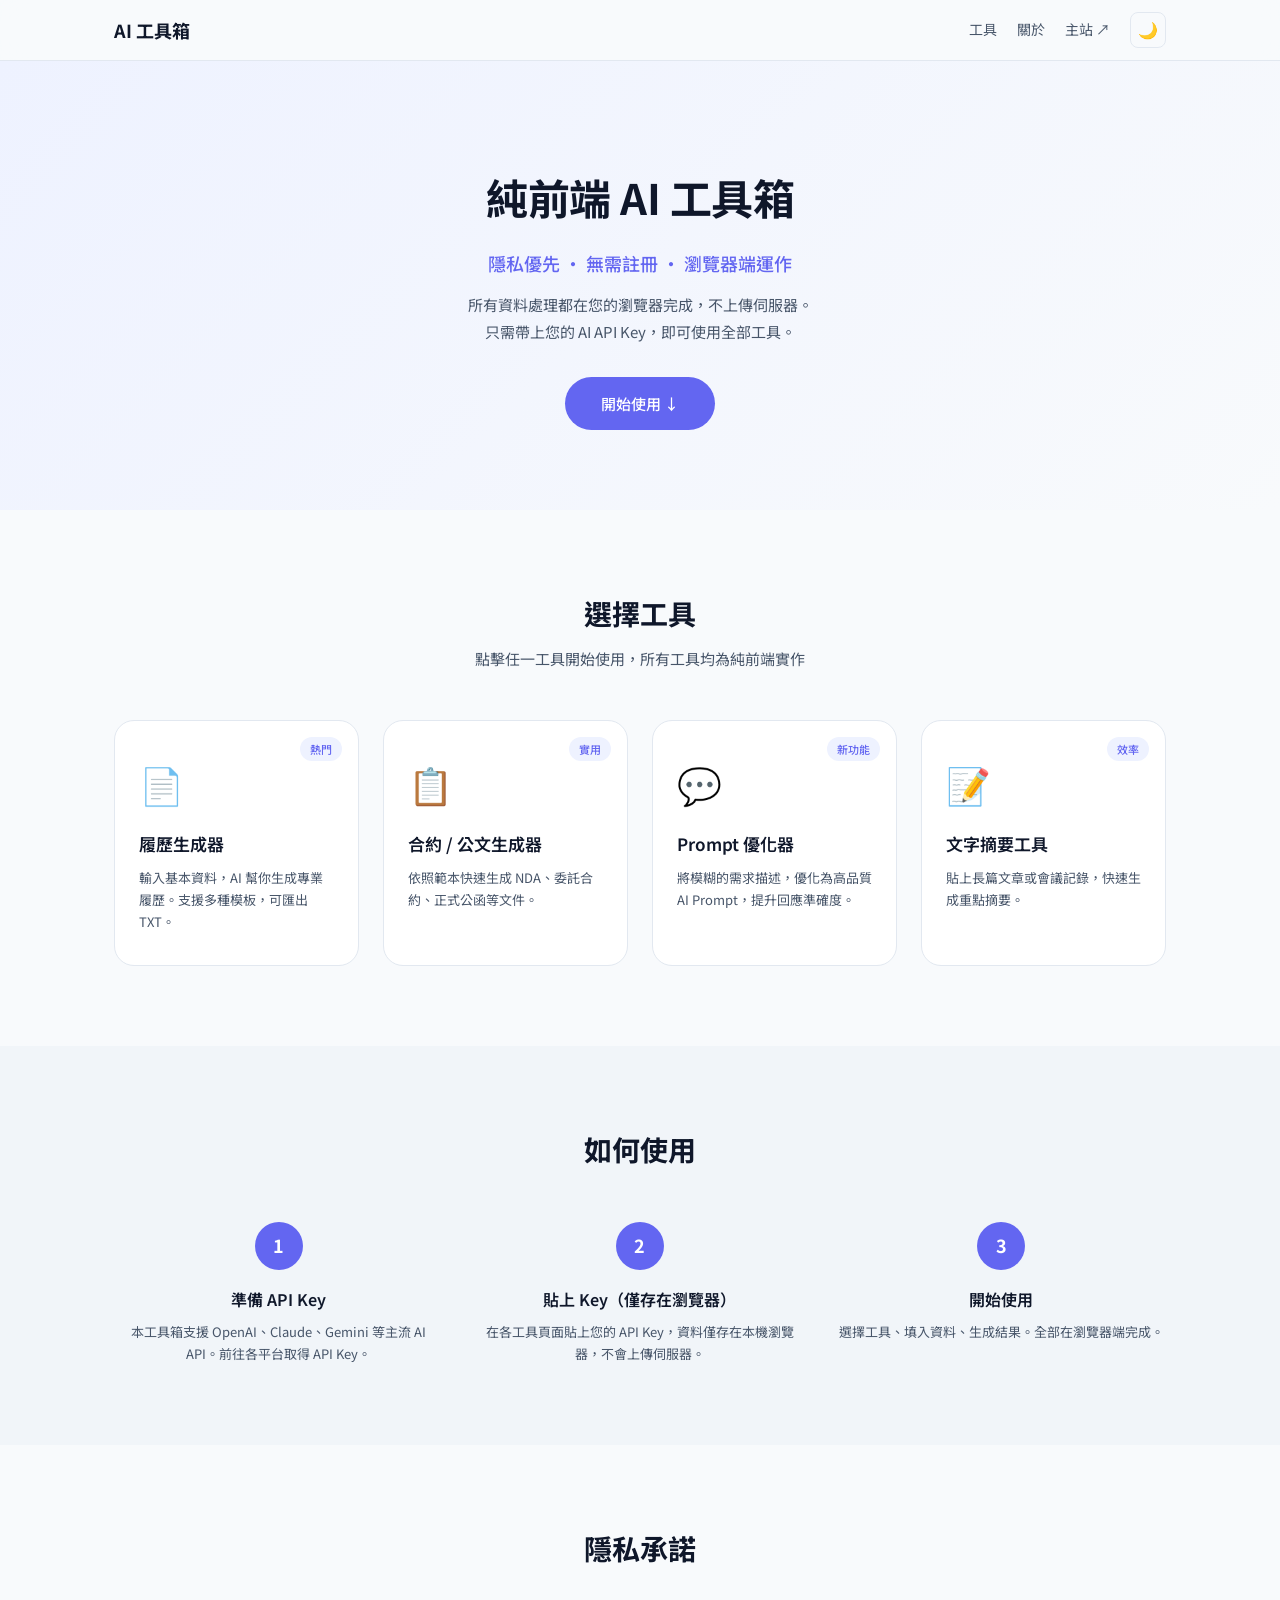
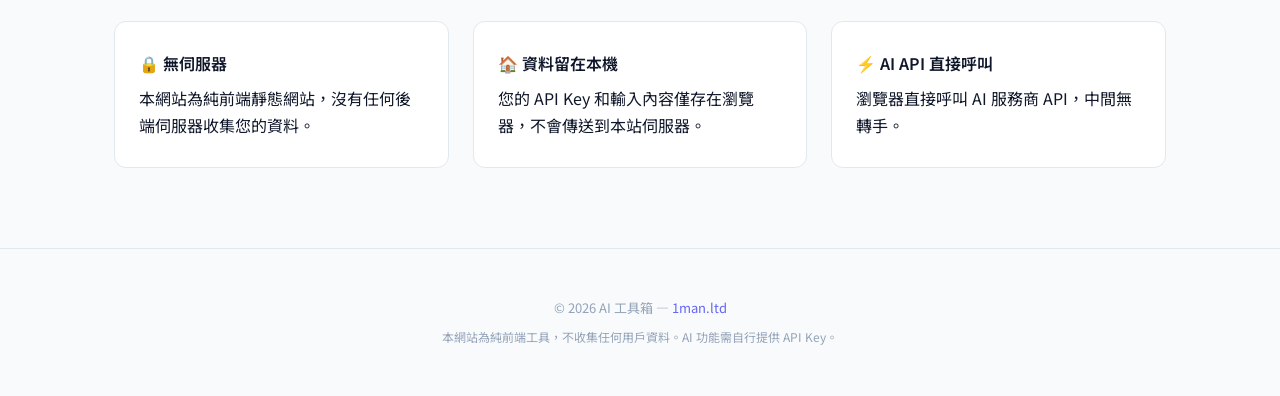
<file: index.html>
<!DOCTYPE html>
<html lang="zh-TW">
<head>
  <meta charset="UTF-8">
  <meta name="viewport" content="width=device-width, initial-scale=1.0">
  <title>AI 工具箱 — ai.1man.ltd</title>
  <meta name="description" content="純前端 AI 工具箱，隱私優先，無需註冊。履歷生成、合約生成、Prompt 優化、文字摘要。">
  <link rel="preconnect" href="https://fonts.googleapis.com">
  <link href="https://fonts.googleapis.com/css2?family=Noto+Sans+TC:wght@300;400;500;700&display=swap" rel="stylesheet">
  <link rel="stylesheet" href="css/style.css">
</head>
<body>

  <!-- 導航 -->
  <nav>
    <div class="nav-inner">
      <a href="/" class="logo">AI 工具箱</a>
      <div class="nav-links">
        <a href="#tools">工具</a>
        <a href="#about">關於</a>
        <a href="https://1man.ltd" target="_blank">主站 ↗</a>
        <button id="themeToggle" class="btn-icon" title="切換主題">🌙</button>
      </div>
    </div>
  </nav>

  <!-- Hero -->
  <header class="hero">
    <div class="container">
      <h1>純前端 AI 工具箱</h1>
      <p class="subtitle">隱私優先 · 無需註冊 · 瀏覽器端運作</p>
      <p class="desc">所有資料處理都在您的瀏覽器完成，不上傳伺服器。<br>只需帶上您的 AI API Key，即可使用全部工具。</p>
      <a href="#tools" class="btn-primary">開始使用 ↓</a>
    </div>
  </header>

  <!-- 工具列表 -->
  <section id="tools" class="section">
    <div class="container">
      <h2>選擇工具</h2>
      <p class="section-desc">點擊任一工具開始使用，所有工具均為純前端實作</p>
      <div class="tools-grid">

        <a href="tools/resume.html" class="tool-card">
          <div class="tool-icon">📄</div>
          <h3>履歷生成器</h3>
          <p>輸入基本資料，AI 幫你生成專業履歷。支援多種模板，可匯出 TXT。</p>
          <span class="tool-tag">熱門</span>
        </a>

        <a href="tools/contract.html" class="tool-card">
          <div class="tool-icon">📋</div>
          <h3>合約 / 公文生成器</h3>
          <p>依照範本快速生成 NDA、委託合約、正式公函等文件。</p>
          <span class="tool-tag">實用</span>
        </a>

        <a href="tools/prompt.html" class="tool-card">
          <div class="tool-icon">💬</div>
          <h3>Prompt 優化器</h3>
          <p>將模糊的需求描述，優化為高品質 AI Prompt，提升回應準確度。</p>
          <span class="tool-tag">新功能</span>
        </a>

        <a href="tools/summary.html" class="tool-card">
          <div class="tool-icon">📝</div>
          <h3>文字摘要工具</h3>
          <p>貼上長篇文章或會議記錄，快速生成重點摘要。</p>
          <span class="tool-tag">效率</span>
        </a>

      </div>
    </div>
  </section>

  <!-- 使用說明 -->
  <section id="setup" class="section section-alt">
    <div class="container">
      <h2>如何使用</h2>
      <div class="steps">
        <div class="step">
          <div class="step-num">1</div>
          <h3>準備 API Key</h3>
          <p>本工具箱支援 OpenAI、Claude、Gemini 等主流 AI API。前往各平台取得 API Key。</p>
        </div>
        <div class="step">
          <div class="step-num">2</div>
          <h3>貼上 Key（僅存在瀏覽器）</h3>
          <p>在各工具頁面貼上您的 API Key，資料僅存在本機瀏覽器，不會上傳伺服器。</p>
        </div>
        <div class="step">
          <div class="step-num">3</div>
          <h3>開始使用</h3>
          <p>選擇工具、填入資料、生成結果。全部在瀏覽器端完成。</p>
        </div>
      </div>
    </div>
  </section>

  <!-- 隱私說明 -->
  <section id="about" class="section">
    <div class="container">
      <h2>隱私承諾</h2>
      <div class="privacy-cards">
        <div class="privacy-card">
          <h3>🔒 無伺服器</h3>
          <p>本網站為純前端靜態網站，沒有任何後端伺服器收集您的資料。</p>
        </div>
        <div class="privacy-card">
          <h3>🏠 資料留在本機</h3>
          <p>您的 API Key 和輸入內容僅存在瀏覽器，不會傳送到本站伺服器。</p>
        </div>
        <div class="privacy-card">
          <h3>⚡ AI API 直接呼叫</h3>
          <p>瀏覽器直接呼叫 AI 服務商 API，中間無轉手。</p>
        </div>
      </div>
    </div>
  </section>

  <!-- 頁尾 -->
  <footer>
    <div class="container">
      <p>© 2026 AI 工具箱 — <a href="https://1man.ltd">1man.ltd</a></p>
      <p class="footer-note">本網站為純前端工具，不收集任何用戶資料。AI 功能需自行提供 API Key。</p>
    </div>
  </footer>

  <script src="js/app.js"></script>
</body>
</html>
</file>
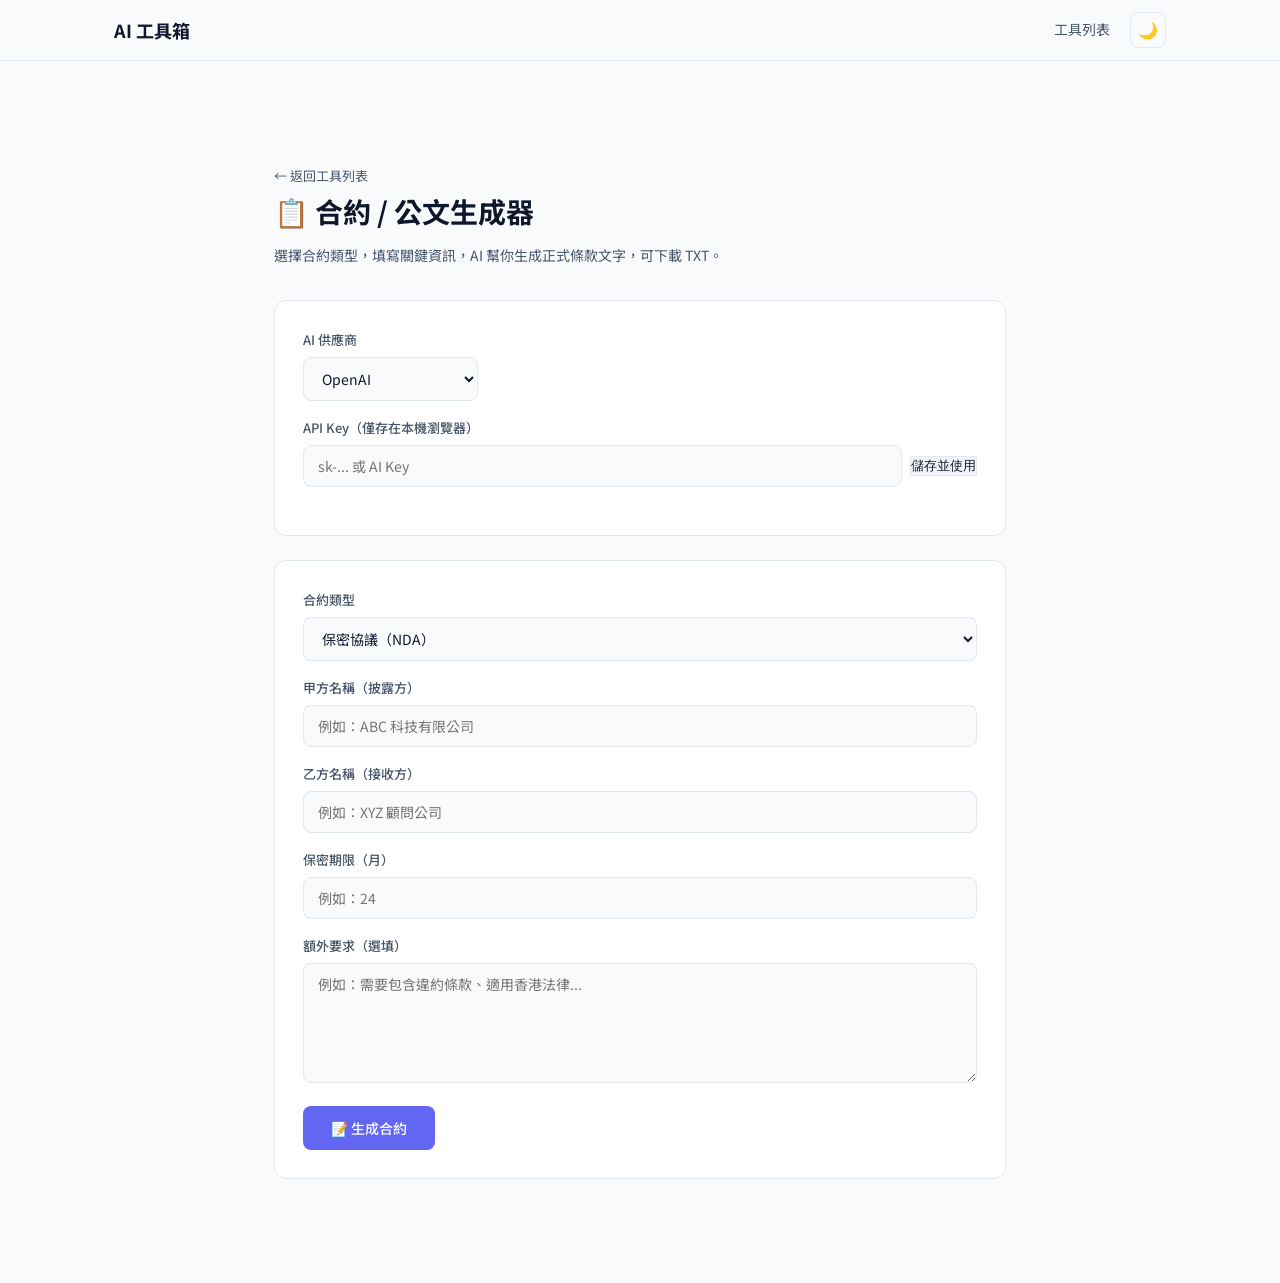
<file: tools/contract.html>
<!DOCTYPE html>
<html lang="zh-TW">
<head>
  <meta charset="UTF-8">
  <meta name="viewport" content="width=device-width, initial-scale=1.0">
  <title>合約生成器 — AI 工具箱</title>
  <link rel="preconnect" href="https://fonts.googleapis.com">
  <link href="https://fonts.googleapis.com/css2?family=Noto+Sans+TC:wght@300;400;500;700&display=swap" rel="stylesheet">
  <link rel="stylesheet" href="../css/style.css">
</head>
<body>

<nav>
  <div class="nav-inner">
    <a href="../index.html" class="logo">AI 工具箱</a>
    <div class="nav-links">
      <a href="../index.html#tools">工具列表</a>
      <button id="themeToggle" class="btn-icon" title="切換主題">🌙</button>
    </div>
  </div>
</nav>

<div class="tool-page">
  <a href="../index.html#tools" style="font-size:13px;color:var(--text-secondary);">← 返回工具列表</a>
  <h1>📋 合約 / 公文生成器</h1>
  <p class="page-desc">選擇合約類型，填寫關鍵資訊，AI 幫你生成正式條款文字，可下載 TXT。</p>

  <!-- API Key -->
  <div class="card">
    <label>AI 供應商</label>
    <div class="model-select">
      <select id="provider">
        <option value="openai">OpenAI</option>
        <option value="claude">Claude (Anthropic)</option>
        <option value="gemini">Gemini (Google)</option>
      </select>
    </div>
    <label>API Key（僅存在本機瀏覽器）</label>
    <div class="api-key-section">
      <input type="password" id="apiKey" placeholder="sk-... 或 AI Key">
      <button class="btn-secondary" onclick="saveAndUse()">儲存並使用</button>
    </div>
    <div id="keyStatus" class="success-msg" style="display:none;"></div>
  </div>

  <!-- 合約表單 -->
  <div class="card">
    <label>合約類型</label>
    <select id="cType" onchange="onTypeChange()">
      <option value="nda">保密協議（NDA）</option>
      <option value="service">委託服務合約</option>
      <option value="letter">正式公函 / 推薦信</option>
      <option value="quotation">報價單</option>
      <option value="custom">自訂合約</option>
    </select>

    <div id="dynFields"></div>

    <label>額外要求（選填）</label>
    <textarea id="cExtra" rows="3" placeholder="例如：需要包含違約條款、適用香港法律..."></textarea>

    <button class="btn" onclick="generateContract()" id="genBtn">📝 生成合約</button>
    <div id="loading" class="loading">AI 生成中，請稍候...</div>
    <div id="error" class="error-msg" style="display:none;"></div>
  </div>

  <!-- 結果 -->
  <div class="card" id="resultCard" style="display:none;">
    <label>生成結果（可編輯）</label>
    <textarea id="resultText" rows="22" style="width:100%;padding:14px;border:1px solid var(--border);border-radius:8px;font-family:inherit;font-size:14px;line-height:1.8;"></textarea>
    <div style="display:flex;gap:8px;margin-top:12px;">
      <button class="btn" onclick="downloadContract()">📥 下載 TXT</button>
      <button class="btn btn-secondary" onclick="copyResult()">📋 複製</button>
    </div>
    <div id="copyMsg" class="success-msg" style="display:none;"></div>
  </div>
</div>

<script src="../js/app.js"></script>
<script>
const fieldConfig = {
  nda: [
    { id: 'f1', label: '甲方名稱（披露方）', placeholder: '例如：ABC 科技有限公司' },
    { id: 'f2', label: '乙方名稱（接收方）', placeholder: '例如：XYZ 顧問公司' },
    { id: 'f3', label: '保密期限（月）', placeholder: '例如：24' },
  ],
  service: [
    { id: 'f1', label: '委託方名稱', placeholder: '例如：ABC 公司' },
    { id: 'f2', label: '承辦方名稱', placeholder: '例如：XYZ 自由工作者' },
    { id: 'f3', label: '服務內容摘要', placeholder: '例如：網站開發與維護' },
    { id: 'f4', label: '合約金額（HKD）', placeholder: '例如：50000' },
    { id: 'f5', label: '完成期限', placeholder: '例如：2026年8月31日' },
  ],
  letter: [
    { id: 'f1', label: '收件人／機構名稱', placeholder: '例如：香港大學人事部' },
    { id: 'f2', label: '信件目的', placeholder: '例如：申請高級工程師職位' },
    { id: 'f3', label: '關鍵內容摘要', placeholder: '例如：過去5年AI專案經驗...' },
  ],
  quotation: [
    { id: 'f1', label: '客戶名稱', placeholder: '例如：ABC 公司' },
    { id: 'f2', label: '服務／產品項目（每行一項）', placeholder: '網站設計\nAI 整合開發' },
    { id: 'f3', label: '總金額（HKD）', placeholder: '例如：80000' },
    { id: 'f4', label: '有效期', placeholder: '例如：30天' },
  ],
  custom: [
    { id: 'f1', label: '合約標題', placeholder: '例如：租賃協議' },
    { id: 'f2', label: '關鍵條款說明', placeholder: '詳細描述合約雙方權利義務...' },
  ],
};

function onTypeChange() {
  const type = document.getElementById('cType').value;
  const fields = fieldConfig[type] || [];
  let html = '';
  fields.forEach(f => {
    html += '<label>' + f.label + '</label>';
    if (f.id === 'f2' && type === 'quotation') {
      html += '<textarea id="' + f.id + '" rows="3" placeholder="' + (f.placeholder || '') + '"></textarea>';
    } else {
      html += '<input type="text" id="' + f.id + '" placeholder="' + (f.placeholder || '') + '">';
    }
  });
  document.getElementById('dynFields').innerHTML = html;
}
onTypeChange();

function saveAndUse() {
  const p = document.getElementById('provider').value;
  const k = document.getElementById('apiKey').value.trim();
  if (!k) { alert('請輸入 API Key'); return; }
  saveKey(p, k);
  const msg = document.getElementById('keyStatus');
  msg.textContent = '✅ ' + p.toUpperCase() + ' Key 已儲存（本機）';
  msg.style.display = 'block';
}

function buildPrompt() {
  const type = document.getElementById('cType').value;
  const typeNames = { nda: '保密協議（NDA）', service: '委託服務合約', letter: '正式公函／推薦信', quotation: '報價單', custom: '自訂合約' };
  let lines = [
    '請幫我生成一份正式的繁體中文「' + typeNames[type] + '」，',
    '格式工整、條款清晰、用語正式專業，適用於香港商業場景。',
    '',
  ];
  const fields = fieldConfig[type] || [];
  fields.forEach(f => {
    const el = document.getElementById(f.id);
    if (el && el.value.trim()) {
      lines.push(f.label + '：' + el.value.trim());
    }
  });
  const extra = document.getElementById('cExtra').value.trim();
  if (extra) lines.push('額外要求：' + extra);
  lines.push('', '請以條列式條款格式輸出，條款編號清晰。');
  return lines.join('\n');
}

async function generateContract() {
  const provider = document.getElementById('provider').value;
  const apiKey = getKey(provider) || document.getElementById('apiKey').value.trim();
  if (!apiKey) { showError('請先輸入並儲存 API Key'); return; }

  const prompt = buildPrompt();
  document.getElementById('genBtn').disabled = true;
  document.getElementById('loading').classList.add('active');
  document.getElementById('error').style.display = 'none';

  try {
    const result = await callAI({ provider, apiKey, messages: [{ role: 'user', content: prompt }] });
    document.getElementById('resultText').value = result;
    document.getElementById('resultCard').style.display = 'block';
    document.getElementById('resultCard').scrollIntoView({ behavior: 'smooth' });
  } catch(e) {
    showError(e.message);
  } finally {
    document.getElementById('genBtn').disabled = false;
    document.getElementById('loading').classList.remove('active');
  }
}

function downloadContract() {
  const text = document.getElementById('resultText').value;
  const type = document.getElementById('cType').value;
  downloadText(type + '_合約.txt', text);
}

function copyResult() {
  const text = document.getElementById('resultText').value;
  navigator.clipboard.writeText(text).then(() => {
    const msg = document.getElementById('copyMsg');
    msg.textContent = '✅ 已複製到剪貼簿';
    msg.style.display = 'block';
    setTimeout(() => msg.style.display = 'none', 2000);
  });
}

function showError(msg) {
  const el = document.getElementById('error');
  el.textContent = msg;
  el.style.display = 'block';
}
</script>
</body>
</html>
</file>
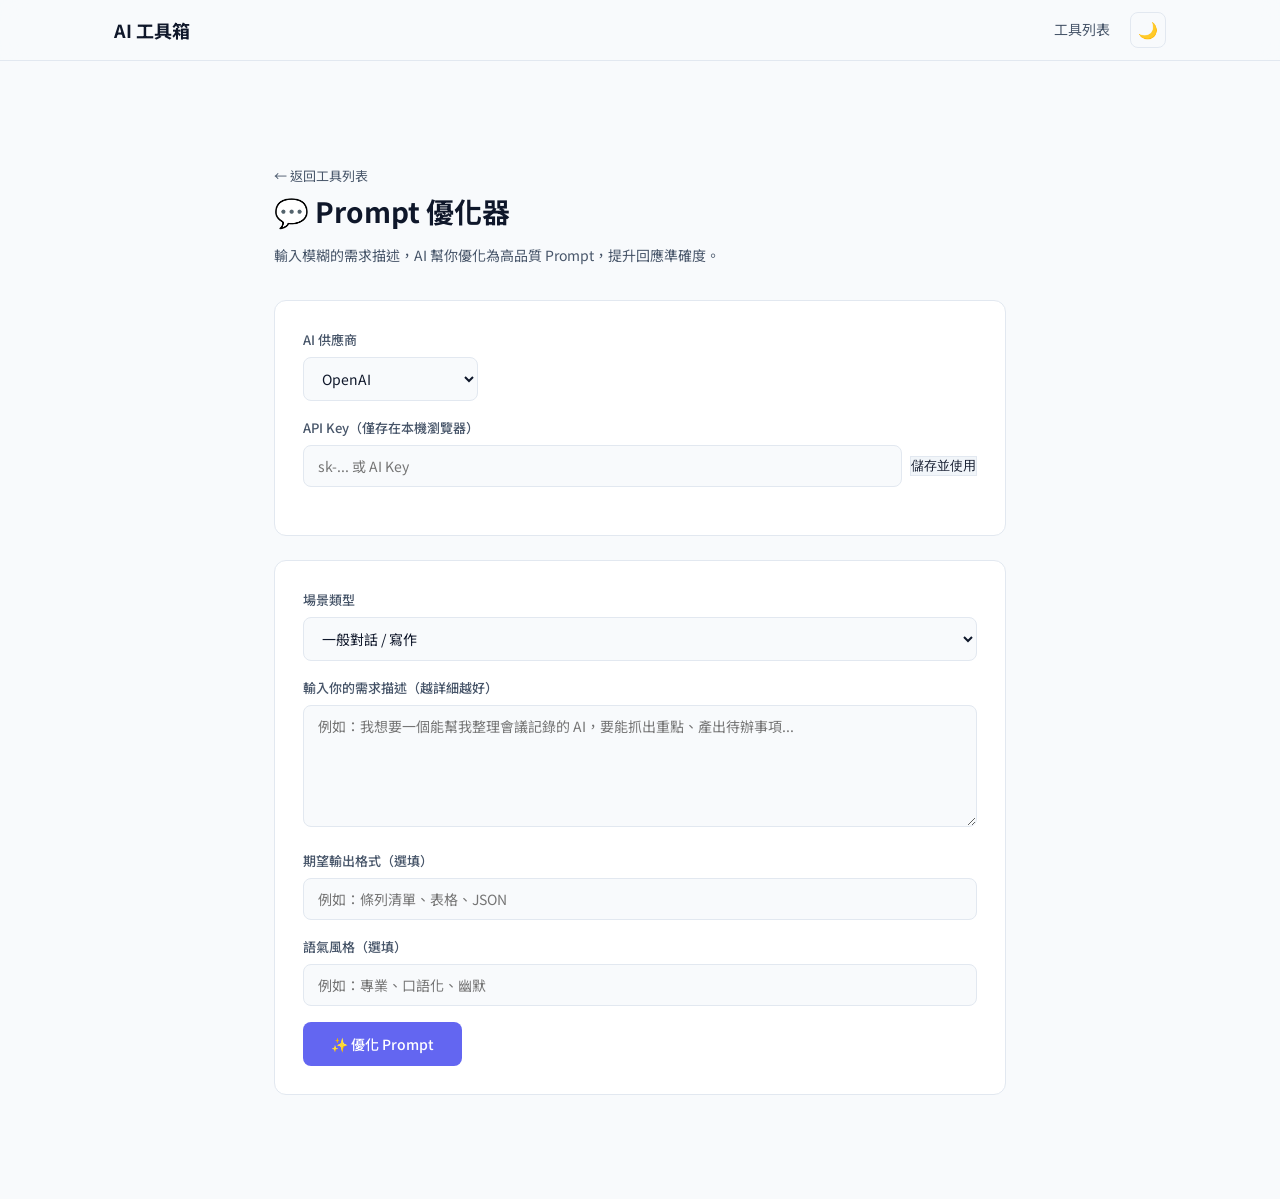
<file: tools/prompt.html>
<!DOCTYPE html>
<html lang="zh-TW">
<head>
  <meta charset="UTF-8">
  <meta name="viewport" content="width=device-width, initial-scale=1.0">
  <title>Prompt 優化器 — AI 工具箱</title>
  <link rel="preconnect" href="https://fonts.googleapis.com">
  <link href="https://fonts.googleapis.com/css2?family=Noto+Sans+TC:wght@300;400;500;700&display=swap" rel="stylesheet">
  <link rel="stylesheet" href="../css/style.css">
</head>
<body>

<nav>
  <div class="nav-inner">
    <a href="../index.html" class="logo">AI 工具箱</a>
    <div class="nav-links">
      <a href="../index.html#tools">工具列表</a>
      <button id="themeToggle" class="btn-icon" title="切換主題">🌙</button>
    </div>
  </div>
</nav>

<div class="tool-page">
  <a href="../index.html#tools" style="font-size:13px;color:var(--text-secondary);">← 返回工具列表</a>
  <h1>💬 Prompt 優化器</h1>
  <p class="page-desc">輸入模糊的需求描述，AI 幫你優化為高品質 Prompt，提升回應準確度。</p>

  <!-- API Key -->
  <div class="card">
    <label>AI 供應商</label>
    <div class="model-select">
      <select id="provider">
        <option value="openai">OpenAI</option>
        <option value="claude">Claude (Anthropic)</option>
        <option value="gemini">Gemini (Google)</option>
      </select>
    </div>
    <label>API Key（僅存在本機瀏覽器）</label>
    <div class="api-key-section">
      <input type="password" id="apiKey" placeholder="sk-... 或 AI Key">
      <button class="btn-secondary" onclick="saveAndUse()">儲存並使用</button>
    </div>
    <div id="keyStatus" class="success-msg" style="display:none;"></div>
  </div>

  <!-- Prompt 輸入 -->
  <div class="card">
    <label>場景類型</label>
    <select id="pType">
      <option value="general">一般對話 / 寫作</option>
      <option value="coding">程式碼生成</option>
      <option value="data">數據分析</option>
      <option value="translation">翻譯</option>
      <option value="summary">摘要濃縮</option>
      <option value="brainstorm">腦力激盪</option>
      <option value="image">AI 繪圖 Prompt（英文）</option>
    </select>

    <label>輸入你的需求描述（越詳細越好）</label>
    <textarea id="pInput" rows="5" placeholder="例如：我想要一個能幫我整理會議記錄的 AI，要能抓出重點、產出待辦事項..."></textarea>

    <label>期望輸出格式（選填）</label>
    <input type="text" id="pFormat" placeholder="例如：條列清單、表格、JSON">

    <label>語氣風格（選填）</label>
    <input type="text" id="pTone" placeholder="例如：專業、口語化、幽默">

    <button class="btn" onclick="optimizePrompt()" id="genBtn">✨ 優化 Prompt</button>
    <div id="loading" class="loading">AI 優化中，請稍候...</div>
    <div id="error" class="error-msg" style="display:none;"></div>
  </div>

  <!-- 結果 -->
  <div class="card" id="resultCard" style="display:none;">
    <label>優化後的 Prompt（可編輯）</label>
    <textarea id="resultText" rows="16" style="width:100%;padding:14px;border:1px solid var(--border);border-radius:8px;font-family:inherit;font-size:14px;line-height:1.8;background:var(--bg);color:var(--text);"></textarea>
    <div style="display:flex;gap:8px;margin-top:12px;">
      <button class="btn" onclick="copyResult()">📋 複製 Prompt</button>
      <button class="btn btn-secondary" onclick="regenerate()">🔄 重新優化</button>
    </div>
    <div id="copyMsg" class="success-msg" style="display:none;"></div>
  </div>
</div>

<script src="../js/app.js"></script>
<script>
function saveAndUse() {
  const p = document.getElementById('provider').value;
  const k = document.getElementById('apiKey').value.trim();
  if (!k) { alert('請輸入 API Key'); return; }
  saveKey(p, k);
  const msg = document.getElementById('keyStatus');
  msg.textContent = '✅ ' + p.toUpperCase() + ' Key 已儲存（本機）';
  msg.style.display = 'block';
}

async function optimizePrompt() {
  const provider = document.getElementById('provider').value;
  const apiKey = getKey(provider) || document.getElementById('apiKey').value.trim();
  if (!apiKey) { showError('請先輸入並儲存 API Key'); return; }

  const pType = document.getElementById('pType').value;
  const pInput = document.getElementById('pInput').value.trim();
  const pFormat = document.getElementById('pFormat').value.trim();
  const pTone = document.getElementById('pTone').value.trim();

  if (!pInput) { showError('請輸入需求描述'); return; }

  const typeDesc = {
    general: '一般對話與寫作',
    coding: '程式碼生成與除錯',
    data: '數據分析與視覺化',
    translation: '翻譯任務',
    summary: '摘要與濃縮',
    brainstorm: '腦力激盪與創意發想',
    image: 'AI 繪圖（Midjourney / DALL-E 等）',
  };

  const prompt = [
    '請幫我將以下需求描述，優化為一個高品質的 AI Prompt。',
    '場景類型：' + (typeDesc[pType] || '一般'),
    '',
    '原始需求：',
    pInput,
    '',
    pFormat ? '期望輸出格式：' + pFormat : '',
    pTone ? '語氣風格：' + pTone : '',
    '',
    '請遵守以下優化原則：',
    '1. 角色設定：明確指定 AI 應扮演的角色',
    '2. 任務說明：清楚描述要做什麼',
    '3. 輸出格式：指定回應的結構與格式',
    '4. 限制條件：列出要注意的事項',
    '5. 範例（如適用）：給出輸入輸出範例',
    '',
    '請直接輸出優化後的 Prompt，不需額外解釋。',
  ].filter(Boolean).join('\n');

  document.getElementById('genBtn').disabled = true;
  document.getElementById('loading').classList.add('active');
  document.getElementById('error').style.display = 'none';

  try {
    const result = await callAI({ provider, apiKey, messages: [{ role: 'user', content: prompt }] });
    document.getElementById('resultText').value = result;
    document.getElementById('resultCard').style.display = 'block';
    document.getElementById('resultCard').scrollIntoView({ behavior: 'smooth' });
  } catch(e) {
    showError(e.message);
  } finally {
    document.getElementById('genBtn').disabled = false;
    document.getElementById('loading').classList.remove('active');
  }
}

async function regenerate() {
  await optimizePrompt();
}

function copyResult() {
  const text = document.getElementById('resultText').value;
  navigator.clipboard.writeText(text).then(() => {
    const msg = document.getElementById('copyMsg');
    msg.textContent = '✅ 已複製到剪貼簿';
    msg.style.display = 'block';
    setTimeout(() => msg.style.display = 'none', 2000);
  });
}

function showError(msg) {
  const el = document.getElementById('error');
  el.textContent = msg;
  el.style.display = 'block';
}
</script>
</body>
</html>
</file>
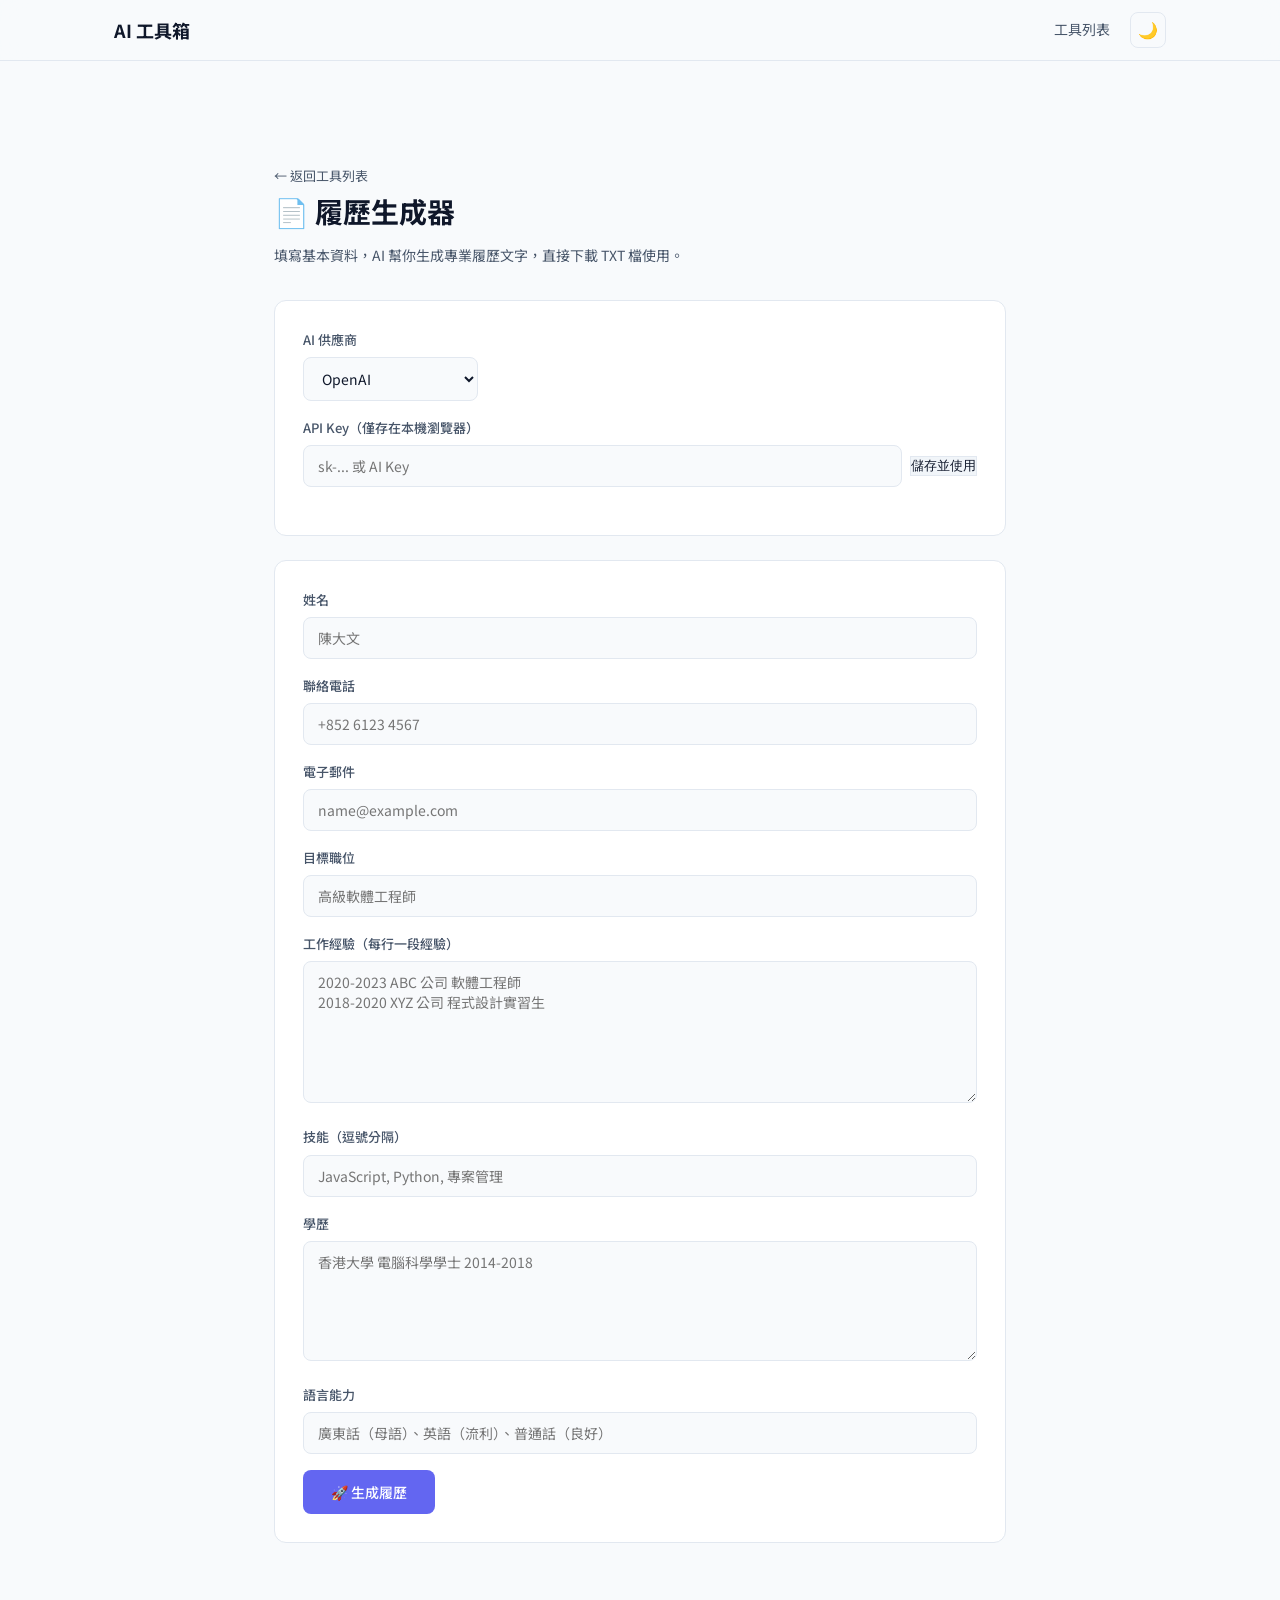
<file: tools/resume.html>
<!DOCTYPE html>
<html lang="zh-TW">
<head>
  <meta charset="UTF-8">
  <meta name="viewport" content="width=device-width, initial-scale=1.0">
  <title>履歷生成器 — AI 工具箱</title>
  <link rel="preconnect" href="https://fonts.googleapis.com">
  <link href="https://fonts.googleapis.com/css2?family=Noto+Sans+TC:wght@300;400;500;700&display=swap" rel="stylesheet">
  <link rel="stylesheet" href="../css/style.css">
</head>
<body>

<nav>
  <div class="nav-inner">
    <a href="../index.html" class="logo">AI 工具箱</a>
    <div class="nav-links">
      <a href="../index.html#tools">工具列表</a>
      <button id="themeToggle" class="btn-icon" title="切換主題">🌙</button>
    </div>
  </div>
</nav>

<div class="tool-page">
  <a href="../index.html#tools" style="font-size:13px;color:var(--text-secondary);">← 返回工具列表</a>
  <h1>📄 履歷生成器</h1>
  <p class="page-desc">填寫基本資料，AI 幫你生成專業履歷文字，直接下載 TXT 檔使用。</p>

  <!-- API Key -->
  <div class="card">
    <label>AI 供應商</label>
    <div class="model-select">
      <select id="provider">
        <option value="openai">OpenAI</option>
        <option value="claude">Claude (Anthropic)</option>
        <option value="gemini">Gemini (Google)</option>
      </select>
    </div>
    <label>API Key（僅存在本機瀏覽器）</label>
    <div class="api-key-section">
      <input type="password" id="apiKey" placeholder="sk-... 或 AI Key">
      <button class="btn-secondary" onclick="saveAndUse()">儲存並使用</button>
    </div>
    <div id="keyStatus" class="success-msg" style="display:none;"></div>
  </div>

  <!-- 履歷表單 -->
  <div class="card">
    <label>姓名</label>
    <input type="text" id="rName" placeholder="陳大文">

    <label>聯絡電話</label>
    <input type="text" id="rPhone" placeholder="+852 6123 4567">

    <label>電子郵件</label>
    <input type="text" id="rEmail" placeholder="name@example.com">

    <label>目標職位</label>
    <input type="text" id="rTarget" placeholder="高級軟體工程師">

    <label>工作經驗（每行一段經驗）</label>
    <textarea id="rExp" rows="6" placeholder="2020-2023 ABC 公司 軟體工程師&#10;2018-2020 XYZ 公司 程式設計實習生"></textarea>

    <label>技能（逗號分隔）</label>
    <input type="text" id="rSkills" placeholder="JavaScript, Python, 專案管理">

    <label>學歷</label>
    <textarea id="rEdu" rows="3" placeholder="香港大學 電腦科學學士 2014-2018"></textarea>

    <label>語言能力</label>
    <input type="text" id="rLang" placeholder="廣東話（母語）、英語（流利）、普通話（良好）">

    <button class="btn" onclick="generateResume()" id="genBtn">🚀 生成履歷</button>
    <div id="loading" class="loading">AI 生成中，請稍候...</div>
    <div id="error" class="error-msg" style="display:none;"></div>
  </div>

  <!-- 結果 -->
  <div class="card" id="resultCard" style="display:none;">
    <label>生成結果（可編輯）</label>
    <textarea id="resultText" rows="20" style="width:100%;padding:14px;border:1px solid var(--border);border-radius:8px;font-family:inherit;font-size:14px;line-height:1.8;"></textarea>
    <div style="display:flex;gap:8px;margin-top:12px;">
      <button class="btn" onclick="downloadResume()">📥 下載 TXT</button>
      <button class="btn btn-secondary" onclick="copyResult()">📋 複製</button>
    </div>
    <div id="copyMsg" class="success-msg" style="display:none;"></div>
  </div>
</div>

<script src="../js/app.js"></script>
<script>
function saveAndUse() {
  const p = document.getElementById('provider').value;
  const k = document.getElementById('apiKey').value.trim();
  if (!k) { alert('請輸入 API Key'); return; }
  saveKey(p, k);
  const msg = document.getElementById('keyStatus');
  msg.textContent = '✅ ' + p.toUpperCase() + ' Key 已儲存（本機）';
  msg.style.display = 'block';
}

async function generateResume() {
  const provider = document.getElementById('provider').value;
  const apiKey = getKey(provider) || document.getElementById('apiKey').value.trim();
  if (!apiKey) { showError('請先輸入並儲存 API Key'); return; }

  const name = document.getElementById('rName').value.trim();
  const phone = document.getElementById('rPhone').value.trim();
  const email = document.getElementById('rEmail').value.trim();
  const target = document.getElementById('rTarget').value.trim();
  const exp = document.getElementById('rExp').value.trim();
  const skills = document.getElementById('rSkills').value.trim();
  const edu = document.getElementById('rEdu').value.trim();
  const lang = document.getElementById('rLang').value.trim();

  if (!name || !target) { showError('請至少填寫「姓名」和「目標職位」'); return; }

  const prompt = [
    '請幫我生成一份專業中文履歷，格式整齊，語氣專業。',
    '姓名：' + name,
    phone ? '電話：' + phone : '',
    email ? '電郵：' + email : '',
    '目標職位：' + target,
    exp ? '工作經驗：\n' + exp : '',
    skills ? '技能：' + skills : '',
    edu ? '學歷：' + edu : '',
    lang ? '語言：' + lang : '',
  ].filter(Boolean).join('\n');

  document.getElementById('genBtn').disabled = true;
  document.getElementById('loading').classList.add('active');
  document.getElementById('error').style.display = 'none';

  try {
    const result = await callAI({ provider, apiKey, messages: [{ role: 'user', content: prompt }] });
    document.getElementById('resultText').value = result;
    document.getElementById('resultCard').style.display = 'block';
    document.getElementById('resultCard').scrollIntoView({ behavior: 'smooth' });
  } catch(e) {
    showError(e.message);
  } finally {
    document.getElementById('genBtn').disabled = false;
    document.getElementById('loading').classList.remove('active');
  }
}

function downloadResume() {
  const text = document.getElementById('resultText').value;
  const name = document.getElementById('rName').value.trim() || 'resume';
  downloadText(name + '_履歷.txt', text);
}

function copyResult() {
  const text = document.getElementById('resultText').value;
  navigator.clipboard.writeText(text).then(() => {
    const msg = document.getElementById('copyMsg');
    msg.textContent = '✅ 已複製到剪貼簿';
    msg.style.display = 'block';
    setTimeout(() => msg.style.display = 'none', 2000);
  });
}

function showError(msg) {
  const el = document.getElementById('error');
  el.textContent = msg;
  el.style.display = 'block';
}
</script>
</body>
</html>
</file>
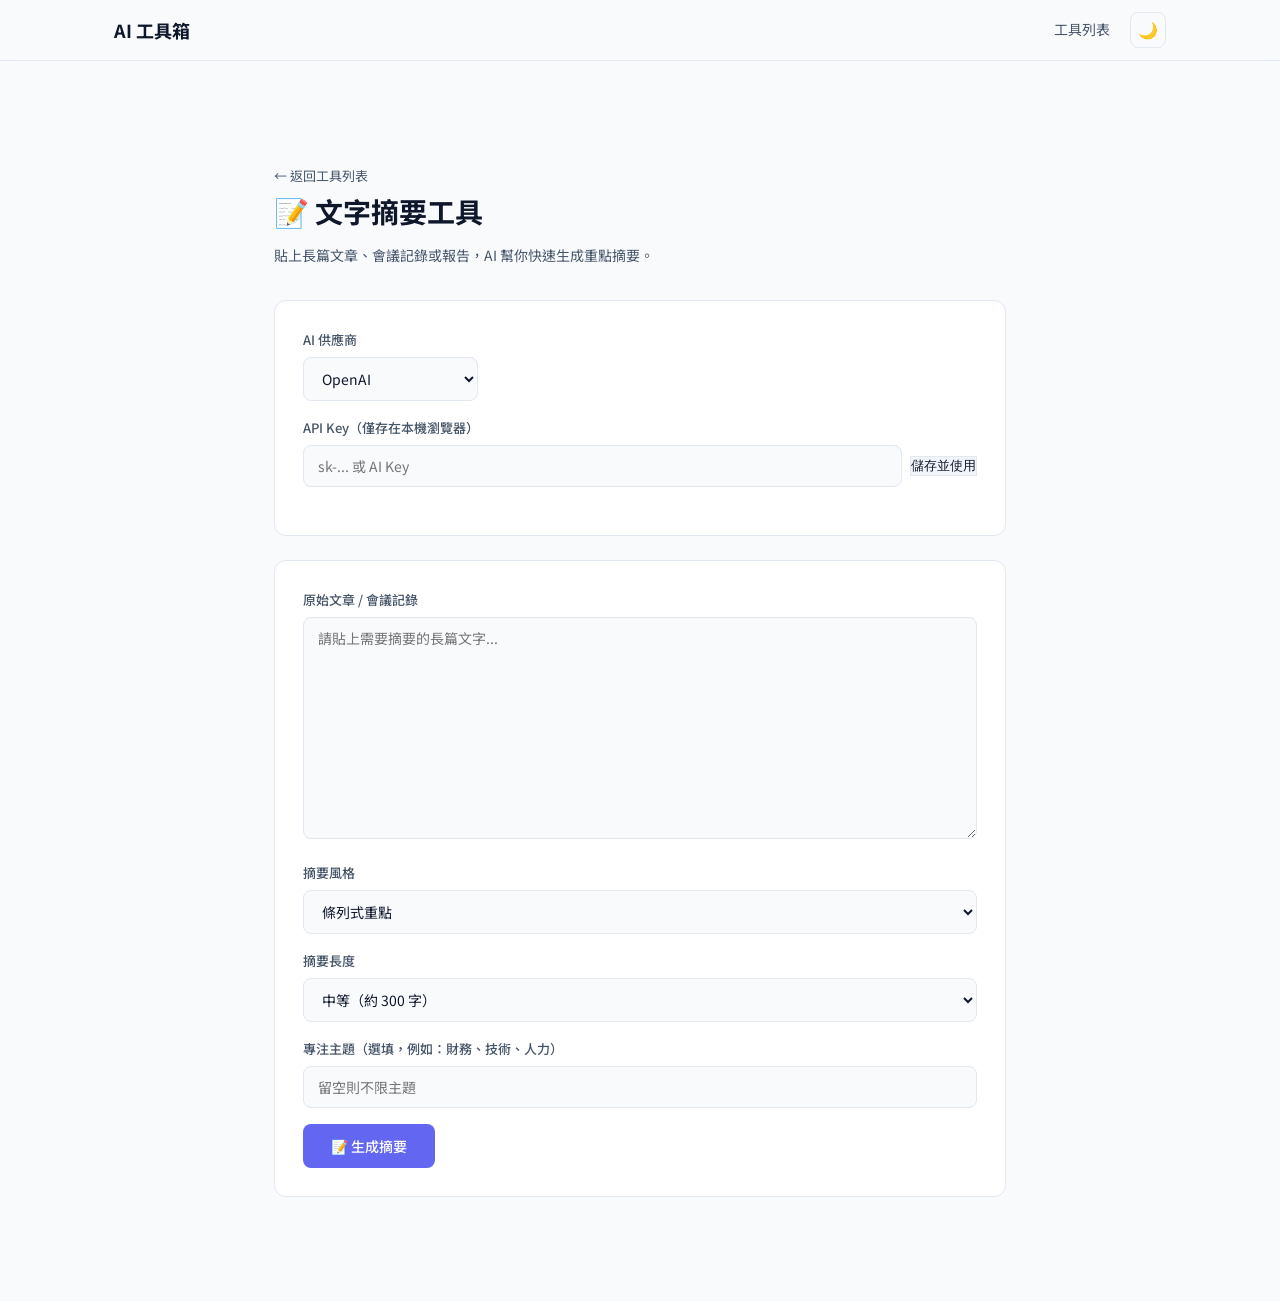
<file: tools/summary.html>
<!DOCTYPE html>
<html lang="zh-TW">
<head>
  <meta charset="UTF-8">
  <meta name="viewport" content="width=device-width, initial-scale=1.0">
  <title>文字摘要工具 — AI 工具箱</title>
  <link rel="preconnect" href="https://fonts.googleapis.com">
  <link href="https://fonts.googleapis.com/css2?family=Noto+Sans+TC:wght@300;400;500;700&display=swap" rel="stylesheet">
  <link rel="stylesheet" href="../css/style.css">
</head>
<body>

<nav>
  <div class="nav-inner">
    <a href="../index.html" class="logo">AI 工具箱</a>
    <div class="nav-links">
      <a href="../index.html#tools">工具列表</a>
      <button id="themeToggle" class="btn-icon" title="切換主題">🌙</button>
    </div>
  </div>
</nav>

<div class="tool-page">
  <a href="../index.html#tools" style="font-size:13px;color:var(--text-secondary);">← 返回工具列表</a>
  <h1>📝 文字摘要工具</h1>
  <p class="page-desc">貼上長篇文章、會議記錄或報告，AI 幫你快速生成重點摘要。</p>

  <!-- API Key -->
  <div class="card">
    <label>AI 供應商</label>
    <div class="model-select">
      <select id="provider">
        <option value="openai">OpenAI</option>
        <option value="claude">Claude (Anthropic)</option>
        <option value="gemini">Gemini (Google)</option>
      </select>
    </div>
    <label>API Key（僅存在本機瀏覽器）</label>
    <div class="api-key-section">
      <input type="password" id="apiKey" placeholder="sk-... 或 AI Key">
      <button class="btn-secondary" onclick="saveAndUse()">儲存並使用</button>
    </div>
    <div id="keyStatus" class="success-msg" style="display:none;"></div>
  </div>

  <!-- 摘要表單 -->
  <div class="card">
    <label>原始文章 / 會議記錄</label>
    <textarea id="sInput" rows="10" placeholder="請貼上需要摘要的長篇文字..."></textarea>

    <label>摘要風格</label>
    <select id="sStyle">
      <option value="bullets">條列式重點</option>
      <option value="paragraph">一段式摘要</option>
      <option value="todos">待辦事項清單</option>
      <option value="report">正式報告格式</option>
    </select>

    <label>摘要長度</label>
    <select id="sLength">
      <option value="short">簡短（約 100 字）</option>
      <option value="medium" selected>中等（約 300 字）</option>
      <option value="long">詳細（約 600 字）</option>
    </select>

    <label>專注主題（選填，例如：財務、技術、人力）</label>
    <input type="text" id="sFocus" placeholder="留空則不限主題">

    <button class="btn" onclick="generateSummary()" id="genBtn">📝 生成摘要</button>
    <div id="loading" class="loading">AI 生成中，請稍候...</div>
    <div id="error" class="error-msg" style="display:none;"></div>
  </div>

  <!-- 結果 -->
  <div class="card" id="resultCard" style="display:none;">
    <label>摘要結果（可編輯）</label>
    <textarea id="resultText" rows="18" style="width:100%;padding:14px;border:1px solid var(--border);border-radius:8px;font-family:inherit;font-size:14px;line-height:1.8;"></textarea>
    <div style="display:flex;gap:8px;margin-top:12px;">
      <button class="btn" onclick="downloadSummary()">📥 下載 TXT</button>
      <button class="btn btn-secondary" onclick="copyResult()">📋 複製</button>
    </div>
    <div id="copyMsg" class="success-msg" style="display:none;"></div>
  </div>
</div>

<script src="../js/app.js"></script>
<script>
function saveAndUse() {
  const p = document.getElementById('provider').value;
  const k = document.getElementById('apiKey').value.trim();
  if (!k) { alert('請輸入 API Key'); return; }
  saveKey(p, k);
  const msg = document.getElementById('keyStatus');
  msg.textContent = '✅ ' + p.toUpperCase() + ' Key 已儲存（本機）';
  msg.style.display = 'block';
}

async function generateSummary() {
  const provider = document.getElementById('provider').value;
  const apiKey = getKey(provider) || document.getElementById('apiKey').value.trim();
  if (!apiKey) { showError('請先輸入並儲存 API Key'); return; }

  const input = document.getElementById('sInput').value.trim();
  if (!input) { showError('請貼上需要摘要的文字'); return; }

  const style = document.getElementById('sStyle').value;
  const length = document.getElementById('sLength').value;
  const focus = document.getElementById('sFocus').value.trim();

  const styleDesc = {
    bullets: '條列式重點（每點一行）',
    paragraph: '一段式流暢摘要',
    todos: '提取待辦事項清單，標註負責人與期限（如果有）',
    report: '正式報告格式：背景、重點、建議',
  };

  const lengthDesc = { short: '約 100 字', medium: '約 300 字', long: '約 600 字' };

  const prompt = [
    '請對以下文字生成摘要。',
    '摘要風格：' + (styleDesc[style] || '條列式'),
    '摘要長度：' + (lengthDesc[length] || '中等'),
    focus ? '專注主題：' + focus : '',
    '',
    '--- 原始內容 ---',
    input,
    '',
    '--- 請輸出摘要 ---',
  ].filter(Boolean).join('\n');

  document.getElementById('genBtn').disabled = true;
  document.getElementById('loading').classList.add('active');
  document.getElementById('error').style.display = 'none';

  try {
    const result = await callAI({ provider, apiKey, messages: [{ role: 'user', content: prompt }], maxTokens: 1024 });
    document.getElementById('resultText').value = result;
    document.getElementById('resultCard').style.display = 'block';
    document.getElementById('resultCard').scrollIntoView({ behavior: 'smooth' });
  } catch(e) {
    showError(e.message);
  } finally {
    document.getElementById('genBtn').disabled = false;
    document.getElementById('loading').classList.remove('active');
  }
}

function downloadSummary() {
  const text = document.getElementById('resultText').value;
  downloadText('摘要.txt', text);
}

function copyResult() {
  const text = document.getElementById('resultText').value;
  navigator.clipboard.writeText(text).then(() => {
    const msg = document.getElementById('copyMsg');
    msg.textContent = '✅ 已複製到剪貼簿';
    msg.style.display = 'block';
    setTimeout(() => msg.style.display = 'none', 2000);
  });
}

function showError(msg) {
  const el = document.getElementById('error');
  el.textContent = msg;
  el.style.display = 'block';
}
</script>
</body>
</html>
</file>
<file: css/style.css>
/* === AI 工具箱 - 全站 CSS === */

*, *::before, *::after { box-sizing: border-box; margin: 0; padding: 0; }

:root {
  --bg: #f8fafc;
  --bg-card: #ffffff;
  --bg-alt: #f1f5f9;
  --text: #0f172a;
  --text-secondary: #475569;
  --text-muted: #94a3b8;
  --primary: #6366f1;
  --primary-light: #a78bfa;
  --primary-bg: #eef2ff;
  --border: #e2e8f0;
  --radius: 12px;
  --radius-lg: 20px;
  --shadow: 0 1px 3px rgba(0,0,0,0.06), 0 1px 2px rgba(0,0,0,0.04);
  --shadow-lg: 0 10px 25px rgba(0,0,0,0.08);
  --transition: 0.2s ease;
}

body.dark {
  --bg: #0f172a;
  --bg-card: #1e293b;
  --bg-alt: #1a2332;
  --text: #f1f5f9;
  --text-secondary: #94a3b8;
  --text-muted: #475569;
  --primary: #a78bfa;
  --primary-light: #c4b5fd;
  --primary-bg: #1e1b4b;
  --border: #334155;
  --shadow: 0 1px 3px rgba(0,0,0,0.3);
  --shadow-lg: 0 10px 25px rgba(0,0,0,0.4);
}

body {
  font-family: 'Noto Sans TC', sans-serif;
  background: var(--bg);
  color: var(--text);
  line-height: 1.7;
  -webkit-font-smoothing: antialiased;
  min-height: 100vh;
}

a { color: var(--primary); text-decoration: none; }
a:hover { text-decoration: underline; }
.container { max-width: 1100px; margin: 0 auto; padding: 0 24px; }

/* ===== 導航列 ===== */
nav {
  position: sticky; top: 0; z-index: 100;
  background: rgba(248,250,252,0.88);
  backdrop-filter: blur(12px);
  border-bottom: 1px solid var(--border);
}
body.dark nav { background: rgba(15,23,42,0.88); }

.nav-inner {
  display: flex; align-items: center; justify-content: space-between;
  max-width: 1100px; margin: 0 auto; padding: 12px 24px;
}
.logo { font-size: 18px; font-weight: 700; color: var(--text); }
.logo:hover { text-decoration: none; }
.nav-links { display: flex; align-items: center; gap: 20px; font-size: 14px; }
.nav-links a { color: var(--text-secondary); transition: color var(--transition); }
.nav-links a:hover { color: var(--text); text-decoration: none; }
.btn-icon {
  background: none; border: 1px solid var(--border); border-radius: 8px;
  width: 36px; height: 36px; cursor: pointer; font-size: 16px;
  display: flex; align-items: center; justify-content: center;
  transition: all var(--transition); color: var(--text);
}
.btn-icon:hover { background: var(--primary-bg); }

/* ===== Hero ===== */
.hero {
  text-align: center;
  padding: 100px 24px 80px;
  background: linear-gradient(135deg, var(--primary-bg) 0%, var(--bg) 100%);
}
.hero h1 { font-size: 42px; font-weight: 700; margin-bottom: 16px; letter-spacing: -0.5px; }
.hero .subtitle { font-size: 18px; color: var(--primary); font-weight: 500; margin-bottom: 12px; }
.hero .desc { font-size: 15px; color: var(--text-secondary); max-width: 540px; margin: 0 auto 32px; line-height: 1.8; }
.btn-primary {
  display: inline-block; background: var(--primary); color: #fff; font-weight: 500;
  padding: 14px 36px; border-radius: 50px; font-size: 15px;
  transition: all var(--transition); border: none; cursor: pointer;
}
.btn-primary:hover { text-decoration: none; opacity: 0.9; transform: translateY(-1px); box-shadow: 0 4px 15px rgba(99,102,241,0.4); }

/* ===== 區塊 ===== */
.section { padding: 80px 0; }
.section-alt { background: var(--bg-alt); }
.section h2 { font-size: 28px; font-weight: 700; text-align: center; margin-bottom: 8px; }
.section-desc { text-align: center; color: var(--text-secondary); margin-bottom: 48px; font-size: 15px; }

/* ===== 工具卡片 ===== */
.tools-grid { display: grid; grid-template-columns: repeat(auto-fill, minmax(240px, 1fr)); gap: 24px; }
.tool-card {
  background: var(--bg-card); border: 1px solid var(--border);
  border-radius: var(--radius-lg); padding: 32px 24px;
  transition: all var(--transition); position: relative; overflow: hidden;
  display: block;
}
.tool-card:hover { text-decoration: none; transform: translateY(-4px); box-shadow: var(--shadow-lg); border-color: var(--primary); }
.tool-icon { font-size: 36px; margin-bottom: 16px; }
.tool-card h3 { font-size: 17px; font-weight: 600; color: var(--text); margin-bottom: 8px; }
.tool-card p { font-size: 13px; color: var(--text-secondary); line-height: 1.7; }
.tool-tag {
  position: absolute; top: 16px; right: 16px;
  background: var(--primary-bg); color: var(--primary);
  font-size: 11px; font-weight: 500;
  padding: 3px 10px; border-radius: 50px;
}

/* ===== 步驟 ===== */
.steps { display: grid; grid-template-columns: repeat(auto-fill, minmax(260px, 1fr)); gap: 32px; margin-top: 48px; }
.step { text-align: center; }
.step-num {
  width: 48px; height: 48px; border-radius: 50%;
  background: var(--primary); color: #fff;
  display: inline-flex; align-items: center; justify-content: center;
  font-size: 18px; font-weight: 700; margin-bottom: 16px;
}
.step h3 { font-size: 16px; font-weight: 600; margin-bottom: 8px; }
.step p { font-size: 13px; color: var(--text-secondary); }

/* ===== 隱私卡片 ===== */
.privacy-cards { display: grid; grid-template-columns: repeat(auto-fill, minmax(260px, 1fr)); gap: 24px; margin-top: 48px; }
.privacy-card { background: var(--bg-card); border: 1px solid var(--border); border-radius: var(--radius); padding: 28px 24px; }
.privacy-card h3 { font-size: 16px; font-weight: 600; margin-bottom: 8px; }

/* ===== 頁尾 ===== */
footer { text-align: center; padding: 48px 24px; border-top: 1px solid var(--border); font-size: 13px; color: var(--text-muted); }
footer a { color: var(--primary); }
.footer-note { margin-top: 8px; font-size: 12px; }

/* ===== 工具頁面共用樣式 ===== */
.tool-page { max-width: 780px; margin: 0 auto; padding: 100px 24px 80px; }
.tool-page h1 { font-size: 28px; font-weight: 700; margin-bottom: 8px; }
.page-desc { color: var(--text-secondary); margin-bottom: 32px; font-size: 14px; }
.card { background: var(--bg-card); border: 1px solid var(--border); border-radius: var(--radius); padding: 28px; margin-bottom: 24px; }
label { display: block; font-size: 13px; font-weight: 500; color: var(--text-secondary); margin-bottom: 6px; }
input[type="text"], input[type="password"], textarea, select {
  width: 100%; padding: 10px 14px; font-size: 14px;
  border: 1px solid var(--border); border-radius: 8px;
  background: var(--bg); color: var(--text);
  font-family: inherit; transition: border-color var(--transition);
  outline: none; margin-bottom: 16px;
}
input:focus, textarea:focus, select:focus { border-color: var(--primary); }
textarea { resize: vertical; min-height: 120px; }
.btn {
  background: var(--primary); color: #fff; border: none;
  padding: 12px 28px; border-radius: 8px; font-size: 14px;
  font-weight: 500; cursor: pointer; transition: all var(--transition);
  font-family: inherit;
}
.btn:hover { opacity: 0.9; }
.btn:disabled { opacity: 0.5; cursor: not-allowed; }
.btn-secondary { background: var(--bg-alt); color: var(--text); border: 1px solid var(--border); }
.result-box {
  background: var(--bg-alt); border: 1px solid var(--border);
  border-radius: 8px; padding: 20px; margin-top: 20px;
  white-space: pre-wrap; font-size: 14px; line-height: 1.8;
  min-height: 80px; max-height: 500px; overflow-y: auto;
}
.api-key-section { display: flex; gap: 8px; margin-bottom: 20px; align-items: center; }
.api-key-section input { flex: 1; margin-bottom: 0; }
.model-select { display: flex; gap: 8px; margin-bottom: 16px; align-items: center; }
.model-select select { width: auto; min-width: 160px; margin-bottom: 0; }
.error-msg { color: #ef4444; font-size: 13px; margin-top: 8px; }
.success-msg { color: #22c55e; font-size: 13px; margin-top: 8px; }
.loading { display: none; color: var(--primary); font-size: 13px; margin-top: 12px; }
.loading.active { display: block; }
.loading::after {
  content: ''; display: inline-block;
  width: 14px; height: 14px; margin-left: 8px;
  border: 2px solid var(--primary); border-top-color: transparent;
  border-radius: 50%; animation: spin 0.6s linear infinite;
  vertical-align: middle;
}
@keyframes spin { to { transform: rotate(360deg); } }

/* ===== 響應式 ===== */
@media (max-width: 640px) {
  .hero h1 { font-size: 28px; }
  .hero .subtitle { font-size: 15px; }
  .tools-grid { grid-template-columns: 1fr; }
  .steps { grid-template-columns: 1fr; }
  .privacy-cards { grid-template-columns: 1fr; }
  .api-key-section { flex-direction: column; }
}
</file>
